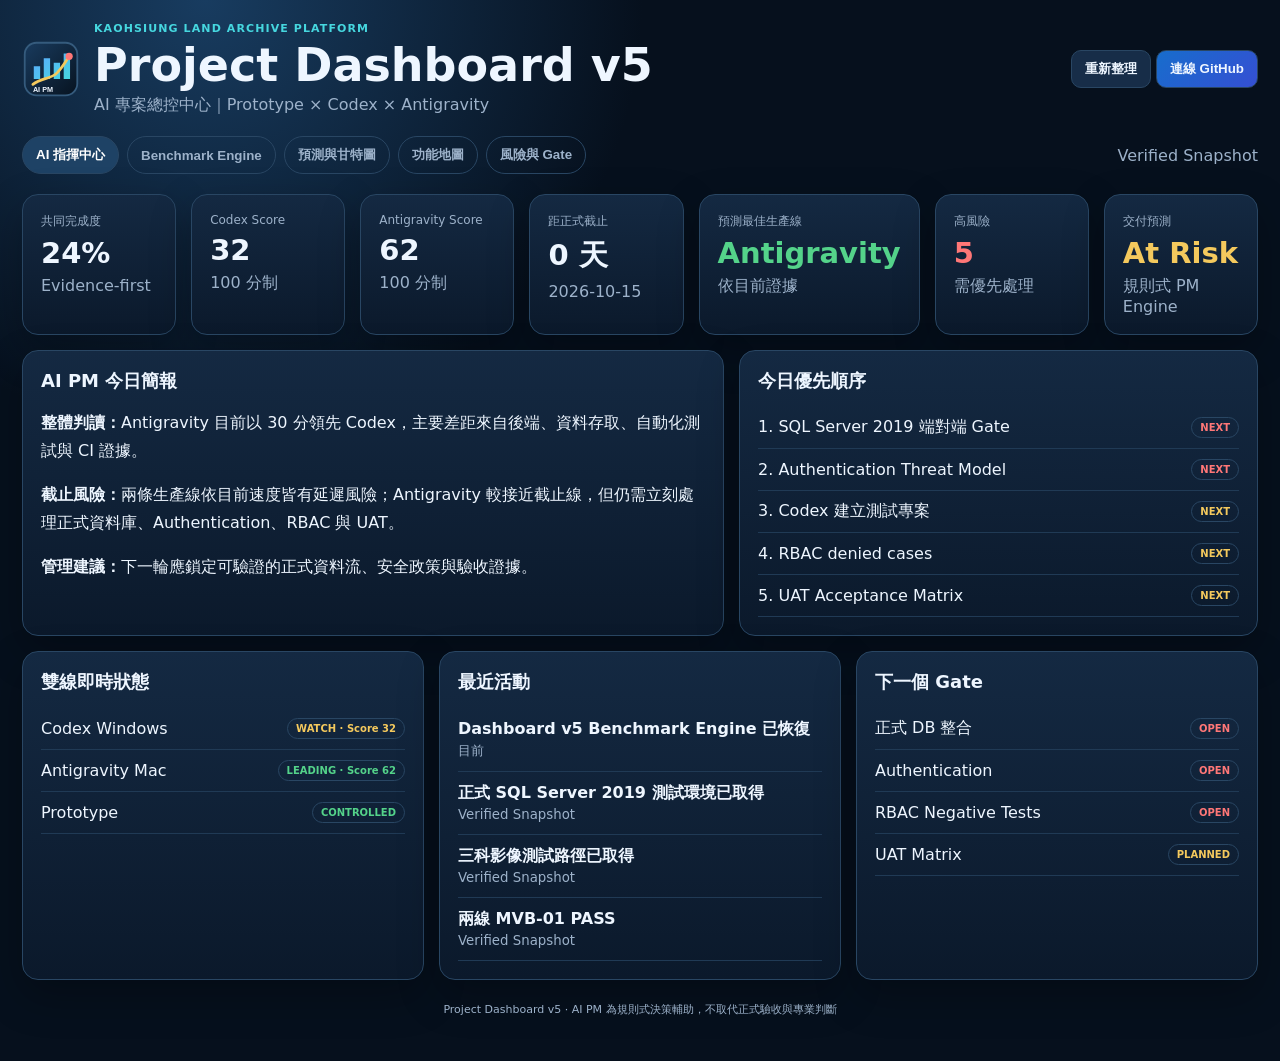
<file: project-dashboard-v5/index.html>
<!doctype html>
<html lang="zh-Hant-TW">
<head>
  <meta charset="utf-8">
  <meta name="viewport" content="width=device-width,initial-scale=1">
  <meta name="theme-color" content="#07101c">
  <link rel="icon" href="./favicon.svg">
  <title>Project Dashboard v5｜AI 專案總控中心</title>
  <style>
    :root{--bg:#06101d;--panel:#102036;--panel2:#172d48;--line:#294663;--text:#eef6ff;--muted:#9db2ca;--blue:#5ba7ff;--cyan:#46d7df;--green:#54d38a;--amber:#f4c95d;--red:#ff7777;--purple:#aa8dff}*{box-sizing:border-box}body{margin:0;background:radial-gradient(circle at 16% 0,#183c60 0,transparent 29%),var(--bg);color:var(--text);font-family:Inter,"Noto Sans TC",system-ui,-apple-system,sans-serif}.wrap{max-width:1540px;margin:auto;padding:22px}.top,.nav,.head,.status,.row{display:flex;align-items:center;justify-content:space-between;gap:14px}.brand{display:flex;align-items:center;gap:14px}.logo{width:58px;height:58px}.ey{font-size:11px;color:var(--cyan);font-weight:900;letter-spacing:.1em}h1{margin:3px 0;font-size:clamp(28px,4vw,46px)}h2{margin:0 0 14px;font-size:18px}.sub,.muted{color:var(--muted)}button{border:1px solid var(--line);background:var(--panel2);color:var(--text);padding:9px 13px;border-radius:10px;font-weight:800;cursor:pointer}.primary{background:linear-gradient(135deg,#176dcc,#354fd3)}.nav{margin:20px 0}.tabs{display:flex;gap:8px;flex-wrap:wrap}.tab{border-radius:999px;background:transparent;color:var(--muted)}.tab.active{background:#1e4265;color:#fff}.grid{display:grid;gap:15px}.kpis{grid-template-columns:repeat(7,1fr)}.card{background:linear-gradient(180deg,#142942,#0b192b);border:1px solid var(--line);border-radius:16px;box-shadow:0 16px 42px #0004}.kpi,.panel{padding:18px}.label{font-size:12px;color:var(--muted)}.value{font-size:29px;font-weight:900;margin:6px 0}.ok{color:var(--green)}.warn{color:var(--amber)}.bad{color:var(--red)}.page{display:none}.page.active{display:block}.layout{grid-template-columns:1.15fr .85fr;margin-top:15px}.three{grid-template-columns:repeat(3,1fr);margin-top:15px}.brief{line-height:1.75}.status,.row{padding:10px 0;border-bottom:1px solid #203a55}.badge{padding:4px 8px;border:1px solid var(--line);border-radius:999px;font-size:10px;font-weight:900}.chart{height:270px;border:1px solid var(--line);border-radius:12px;padding:12px;background:#071421}.bars,.gantt{display:grid;gap:14px}.barrow{display:grid;grid-template-columns:150px 1fr 48px;gap:9px;align-items:center}.track,.ganttbar{height:12px;background:#071421;border:1px solid var(--line);border-radius:999px;overflow:hidden}.fill,.ganttfill{height:100%}.codex{background:linear-gradient(90deg,var(--blue),#8bcaff)}.ant,.ganttfill{background:linear-gradient(90deg,var(--purple),var(--cyan))}.ganttrow{display:grid;grid-template-columns:155px 1fr 65px;gap:10px;align-items:center}.ganttbar{height:20px;border-radius:7px}.table{overflow:auto;border:1px solid var(--line);border-radius:12px}table{width:100%;min-width:1040px;border-collapse:collapse}th,td{padding:11px;border-bottom:1px solid #203a55;text-align:left;font-size:12px}th{background:#172f4a}.activity{max-height:390px;overflow:auto}.activity-item{padding:11px 0;border-bottom:1px solid #203a55}.activity-item b{display:block}.activity-item small{color:var(--muted)}.risk{border-left:4px solid var(--amber)}.risk.high{border-left-color:var(--red)}.risk p{color:var(--muted);line-height:1.55;font-size:12px}.modal{position:fixed;inset:0;background:#000b;display:none;align-items:center;justify-content:center;padding:20px;z-index:10}.modal.show{display:flex}.dialog{max-width:640px;padding:22px}.dialog input{width:100%;padding:12px;background:#07101c;color:#fff;border:1px solid var(--line);border-radius:9px;margin:12px 0}.footer{text-align:center;color:var(--muted);font-size:11px;margin:22px}@media(max-width:1200px){.kpis{grid-template-columns:repeat(4,1fr)}.three{grid-template-columns:1fr 1fr}}@media(max-width:900px){.layout,.three{grid-template-columns:1fr}.kpis{grid-template-columns:repeat(2,1fr)}}@media(max-width:620px){.top,.nav{align-items:flex-start;flex-direction:column}.kpis{grid-template-columns:1fr}.barrow,.ganttrow{grid-template-columns:115px 1fr 45px}}
  </style>
</head>
<body>
<div class="wrap">
  <header class="top"><div class="brand"><img class="logo" src="./favicon.svg" alt=""><div><div class="ey">KAOHSIUNG LAND ARCHIVE PLATFORM</div><h1>Project Dashboard v5</h1><div class="sub">AI 專案總控中心｜Prototype × Codex × Antigravity</div></div></div><div><button id="refresh">重新整理</button> <button class="primary" id="connect">連線 GitHub</button></div></header>
  <nav class="nav"><div class="tabs"><button class="tab active" data-page="command">AI 指揮中心</button><button class="tab" data-page="benchmark">Benchmark Engine</button><button class="tab" data-page="forecast">預測與甘特圖</button><button class="tab" data-page="features">功能地圖</button><button class="tab" data-page="risks">風險與 Gate</button></div><span class="muted" id="mode">Verified Snapshot</span></nav>
  <section class="grid kpis"><article class="card kpi"><div class="label">共同完成度</div><div class="value">24%</div><div class="muted">Evidence-first</div></article><article class="card kpi"><div class="label">Codex Score</div><div class="value" id="codexScore">31</div><div class="muted">100 分制</div></article><article class="card kpi"><div class="label">Antigravity Score</div><div class="value" id="antScore">66</div><div class="muted">100 分制</div></article><article class="card kpi"><div class="label">距正式截止</div><div class="value" id="days">—</div><div class="muted">2026-10-15</div></article><article class="card kpi"><div class="label">預測最佳生產線</div><div class="value ok">Antigravity</div><div class="muted">依目前證據</div></article><article class="card kpi"><div class="label">高風險</div><div class="value bad">5</div><div class="muted">需優先處理</div></article><article class="card kpi"><div class="label">交付預測</div><div class="value warn">At Risk</div><div class="muted">規則式 PM Engine</div></article></section>
  <main>
    <section class="page active" id="command"><div class="grid layout"><article class="card panel"><h2>AI PM 今日簡報</h2><div class="brief" id="brief"></div></article><article class="card panel"><h2>今日優先順序</h2><div id="priorities"></div></article></div><div class="grid three"><article class="card panel"><h2>雙線即時狀態</h2><div id="lineStatus"></div></article><article class="card panel"><h2>最近活動</h2><div class="activity" id="activity"></div></article><article class="card panel"><h2>下一個 Gate</h2><div class="status"><span>正式 DB 整合</span><b class="badge bad">OPEN</b></div><div class="status"><span>Authentication</span><b class="badge bad">OPEN</b></div><div class="status"><span>RBAC Negative Tests</span><b class="badge bad">OPEN</b></div><div class="status"><span>UAT Matrix</span><b class="badge warn">PLANNED</b></div></article></div></section>
    <section class="page" id="benchmark"><div class="grid layout"><article class="card panel"><h2>自動 Benchmark Score</h2><div class="bars" id="scoreBars"></div></article><article class="card panel"><h2>計分權重</h2><div class="row"><span>功能覆蓋</span><b>25%</b></div><div class="row"><span>後端實作</span><b>20%</b></div><div class="row"><span>資料存取</span><b>15%</b></div><div class="row"><span>自動化測試</span><b>15%</b></div><div class="row"><span>CI／CD</span><b>10%</b></div><div class="row"><span>治理與證據</span><b>15%</b></div></article></div></section>
    <section class="page" id="forecast"><div class="grid layout"><article class="card panel"><h2>交付預測曲線</h2><div class="chart"><svg id="forecastChart" viewBox="0 0 760 235"></svg></div></article><article class="card panel"><h2>預測摘要</h2><div class="status"><span>Codex 預測</span><b class="badge bad">2026-11-18</b></div><div class="status"><span>Antigravity 預測</span><b class="badge warn">2026-10-21</b></div><div class="status"><span>專案截止</span><b class="badge">2026-10-15</b></div></article></div><article class="card panel" style="margin-top:15px"><h2>高階甘特圖</h2><div class="gantt" id="gantt"></div></article></section>
    <section class="page" id="features"><article class="card panel"><div class="head"><h2>Prototype 對雙線功能地圖</h2><div class="tabs"><button class="tab active filter" data-filter="all">全部</button><button class="tab filter" data-filter="Codex">Codex</button><button class="tab filter" data-filter="Antigravity">Antigravity</button><button class="tab filter" data-filter="平手">平手</button></div></div><div class="table"><table><thead><tr><th>功能</th><th>Prototype</th><th>Codex</th><th>Antigravity</th><th>領先</th><th>證據摘要</th></tr></thead><tbody id="featureBody"></tbody></table></div></article></section>
    <section class="page" id="risks"><div class="grid three" id="riskGrid"></div></section>
  </main>
  <div class="footer">Project Dashboard v5 · AI PM 為規則式決策輔助，不取代正式驗收與專業判斷</div>
</div>
<div class="modal" id="modal"><div class="card dialog"><h2>連線 GitHub 私有 Repository</h2><p class="sub">請輸入僅具 Metadata、Contents、Pull requests、Actions Read 權限的 Fine-grained Token。Token 只保存在目前瀏覽器工作階段。</p><input type="password" id="token" autocomplete="off" placeholder="Fine-grained token"><button id="cancel">取消</button> <button class="primary" id="save">連線</button></div></div>
<script src="./dashboard.js"></script>
</body>
</html>
</file>
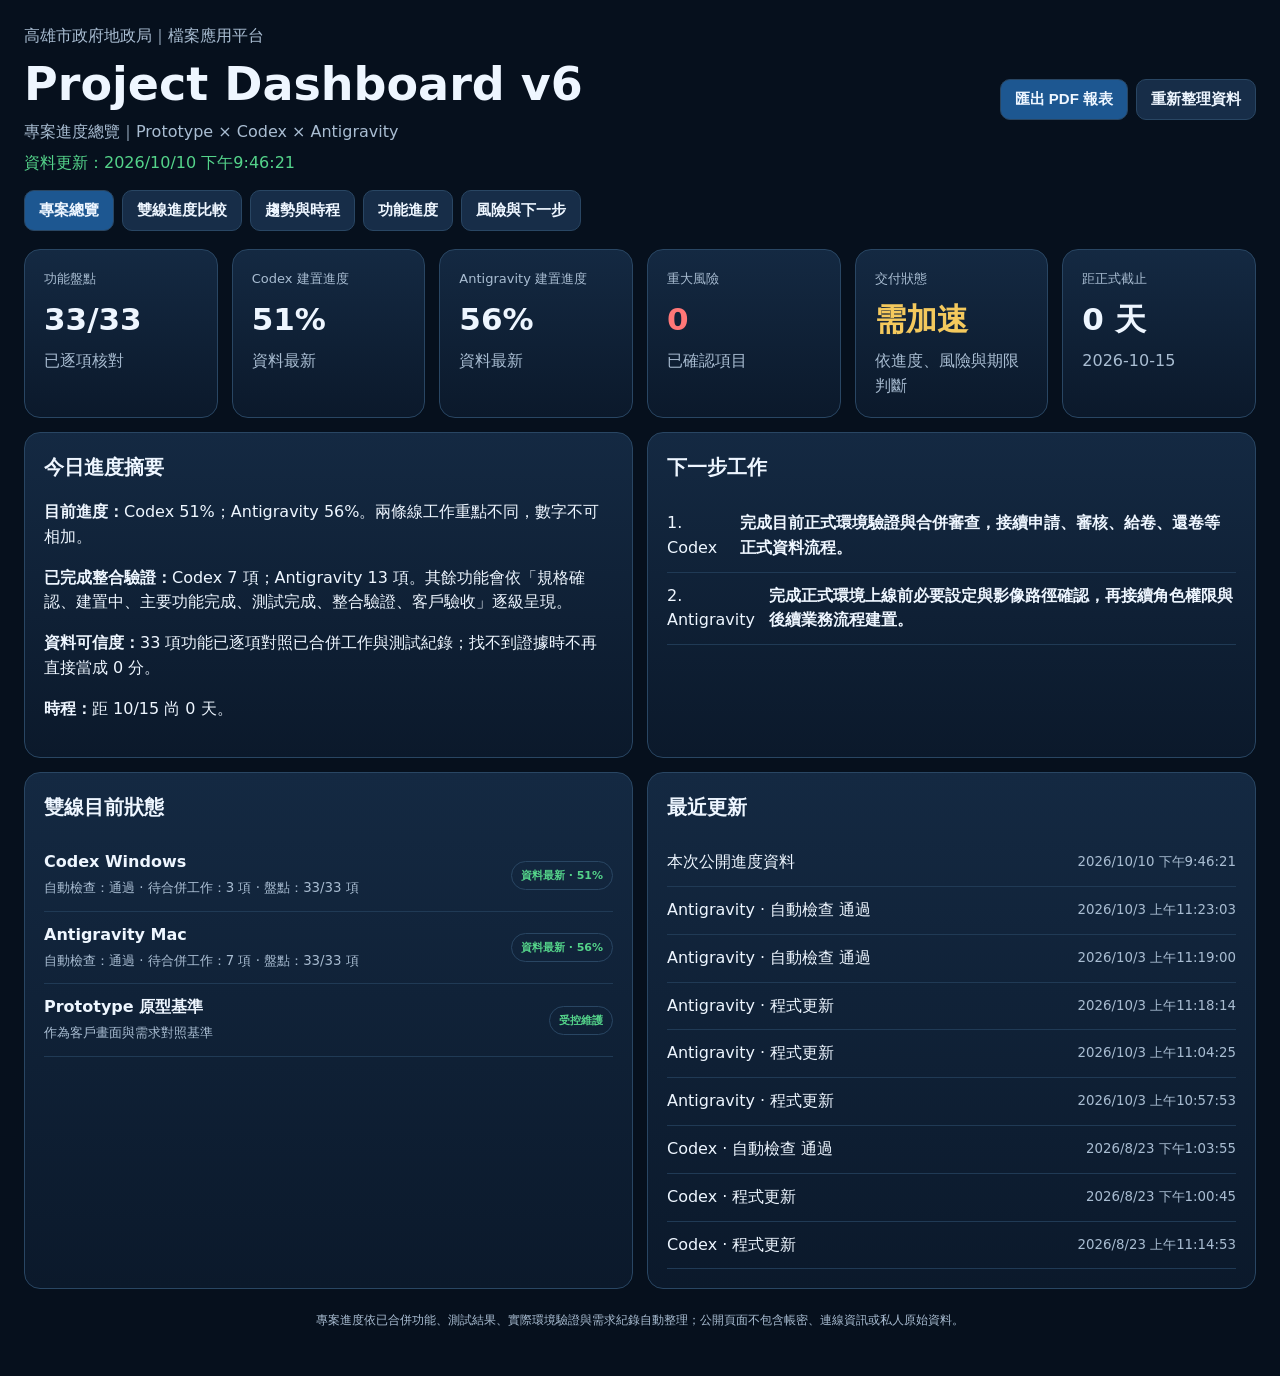
<file: project-dashboard-v6/index.html>
<!doctype html><html lang="zh-Hant-TW"><head><meta charset="utf-8"><meta name="viewport" content="width=device-width,initial-scale=1"><meta name="theme-color" content="#07101c"><link rel="icon" href="../project-dashboard-v5/favicon.svg"><title>Project Dashboard v6｜專案進度總覽</title><style>:root{--bg:#06101d;--panel:#102036;--panel2:#172d48;--line:#294663;--text:#eef6ff;--muted:#a9bdd2;--green:#54d38a;--amber:#f4c95d;--red:#ff7777;--blue:#5ba7ff;--cyan:#46d7df}*{box-sizing:border-box}body{margin:0;background:var(--bg);color:var(--text);font-family:Inter,"Noto Sans TC",system-ui,-apple-system,sans-serif;line-height:1.55}.wrap{max-width:1500px;margin:auto;padding:24px}.top,.row,.status{display:flex;justify-content:space-between;align-items:center;gap:14px}.top{margin-bottom:14px}.actions{display:flex;gap:8px;flex-wrap:wrap;justify-content:flex-end}h1{margin:0;font-size:clamp(30px,4vw,46px)}h2{font-size:20px;margin-top:0}.sub,.muted{color:var(--muted)}button{border:1px solid var(--line);background:var(--panel2);color:var(--text);padding:10px 14px;border-radius:10px;font-size:15px;font-weight:800;cursor:pointer}button.primary{background:#1d5791}.tabs{display:flex;gap:8px;flex-wrap:wrap;margin:14px 0 18px}.tabs button.active{background:#1d5791}.page{display:none}.page.active{display:block}.grid{display:grid;gap:14px}.kpis{grid-template-columns:repeat(6,1fr)}.two{grid-template-columns:1fr 1fr}.card{background:linear-gradient(180deg,#142942,#0b192b);border:1px solid var(--line);border-radius:16px;padding:19px}.label{font-size:13px;color:var(--muted)}.value{font-size:31px;font-weight:900;margin:6px 0}.ok{color:var(--green)}.warn{color:var(--amber)}.bad{color:var(--red)}.status,.row{padding:11px 0;border-bottom:1px solid #203a55}.badge{padding:5px 9px;border:1px solid var(--line);border-radius:999px;font-size:11px;font-weight:900}.table{overflow:auto;border:1px solid var(--line);border-radius:12px}table{border-collapse:collapse;width:100%;min-width:850px}th,td{padding:11px;border-bottom:1px solid #203a55;text-align:left;font-size:13px;vertical-align:top}th{background:#172f4a}.phase td{background:#0a1727;color:#a9d0fb;font-size:14px}.filterbar{display:flex;gap:7px;flex-wrap:wrap;margin-bottom:12px}.filterbar button.active{background:#1d5791}.legend{display:flex;gap:8px;flex-wrap:wrap;margin:10px 0 14px}.legend span{font-size:12px;padding:5px 8px;border:1px solid var(--line);border-radius:999px;color:var(--muted)}.ganttblock{padding:10px 0 14px;border-bottom:1px solid #203a55}.ganttrow{display:grid;grid-template-columns:110px 1fr 70px;gap:12px;align-items:center;padding:7px 0}.ganttbar{height:12px;background:#071727;border-radius:999px;overflow:hidden;border:1px solid #23415f}.ganttfill{height:100%;background:linear-gradient(90deg,var(--blue),var(--cyan))}.ganttfill.alt{opacity:.75}svg{width:100%;height:220px;background:#081625;border:1px solid var(--line);border-radius:12px}.footer{text-align:center;color:var(--muted);font-size:12px;margin:22px}.note{padding:10px 12px;border-left:4px solid var(--blue);background:#0b1a2c;border-radius:8px;margin-bottom:14px}@media(max-width:1100px){.kpis{grid-template-columns:repeat(3,1fr)}.two{grid-template-columns:1fr}}@media(max-width:650px){.kpis{grid-template-columns:1fr}.top{align-items:flex-start;flex-direction:column}.actions{justify-content:flex-start}.ganttrow{grid-template-columns:80px 1fr 60px}.tabs{position:sticky;top:0;background:var(--bg);padding:8px 0;z-index:5}}</style></head><body><div class="wrap"><header class="top"><div><div class="muted">高雄市政府地政局｜檔案應用平台</div><h1>Project Dashboard v6</h1><div class="sub">專案進度總覽｜Prototype × Codex × Antigravity</div><div id="snapshotStatus" class="muted" style="margin-top:6px">載入中…</div></div><div class="actions"><button id="exportPdf" class="primary">匯出 PDF 報表</button><button id="refresh">重新整理資料</button></div></header><nav class="tabs"><button class="active" data-page="pm">專案總覽</button><button data-page="benchmark">雙線進度比較</button><button data-page="forecast">趨勢與時程</button><button data-page="functions">功能進度</button><button data-page="risk">風險與下一步</button></nav><section class="grid kpis"><article class="card"><div class="label">功能盤點</div><div class="value" id="common">—</div><div class="muted">已逐項核對</div></article><article class="card"><div class="label">Codex 建置進度</div><div class="value" id="codexScore">—</div><div class="muted" id="codexEvidence">—</div></article><article class="card"><div class="label">Antigravity 建置進度</div><div class="value" id="antScore">—</div><div class="muted" id="antEvidence">—</div></article><article class="card"><div class="label">重大風險</div><div class="value bad" id="riskCount">—</div><div class="muted">已確認項目</div></article><article class="card"><div class="label">交付狀態</div><div class="value" id="deliveryRisk">—</div><div class="muted">依進度、風險與期限判斷</div></article><article class="card"><div class="label">距正式截止</div><div class="value" id="days">—</div><div class="muted">2026-10-15</div></article></section><main style="margin-top:14px"><section id="pm" class="page active"><div class="grid two"><article class="card"><h2>今日進度摘要</h2><div id="pmBrief"></div></article><article class="card"><h2>下一步工作</h2><div id="nextGates"></div></article></div><div class="grid two" style="margin-top:14px"><article class="card"><h2>雙線目前狀態</h2><div id="lineStatus"></div></article><article class="card"><h2>最近更新</h2><div id="activity"></div></article></div></section><section id="benchmark" class="page"><article class="card"><h2>雙線進度比較</h2><div class="note">以下依客戶看得懂的功能群組比較兩條開發線目前的實際建置程度；不是程式碼數量，也不是單純以工作天數估算。</div><div class="table"><table><thead><tr><th>功能群組</th><th>Codex</th><th>Antigravity</th></tr></thead><tbody id="metricBody"></tbody></table></div></article></section><section id="forecast" class="page"><div class="grid two"><article class="card"><h2>進度趨勢</h2><div id="forecastRisk" class="muted"></div><p id="forecastText"></p><svg id="forecastChart" viewBox="0 0 720 220" preserveAspectRatio="none"></svg></article><article class="card"><h2>建置進度與時程</h2><div id="gantt"></div></article></div></section><section id="functions" class="page"><article class="card"><h2>完整功能進度</h2><div class="note">33 項功能均已逐項核對。沒有找到可靠紀錄時會顯示「資料待確認」，不會再直接當成 0%。</div><div class="legend"><span>0% 尚未開始</span><span>20% 需求與規格已確認</span><span>40% 建置中</span><span>60% 主要功能已完成</span><span>75% 自動測試已完成</span><span>90% 整合驗證已完成</span><span>100% 客戶驗收已完成</span></div><div class="filterbar"><button class="active" data-filter="all">全部</button><button data-filter="基礎">基礎</button><button data-filter="查詢與影像">查詢與影像</button><button data-filter="資料">資料</button><button data-filter="申請流程">申請流程</button><button data-filter="調閱">調閱</button><button data-filter="治理功能">治理功能</button><button data-filter="後台">後台</button><button data-filter="品質">品質</button><button data-filter="交付">交付</button></div><div class="table"><table><thead><tr><th>功能</th><th>Codex</th><th>Antigravity</th><th>資料狀態</th></tr></thead><tbody id="featureBody"></tbody></table></div></article></section><section id="risk" class="page"><div class="grid two"><article class="card"><h2>已確認風險</h2><div id="risks"></div></article><article class="card"><h2>下一步工作</h2><div id="nextGatesRisk"></div></article></div></section></main><div class="footer">專案進度依已合併功能、測試結果、實際環境驗證與需求紀錄自動整理；公開頁面不包含帳密、連線資訊或私人原始資料。</div></div><script src="./dashboard.js"></script></body></html>
</file>
